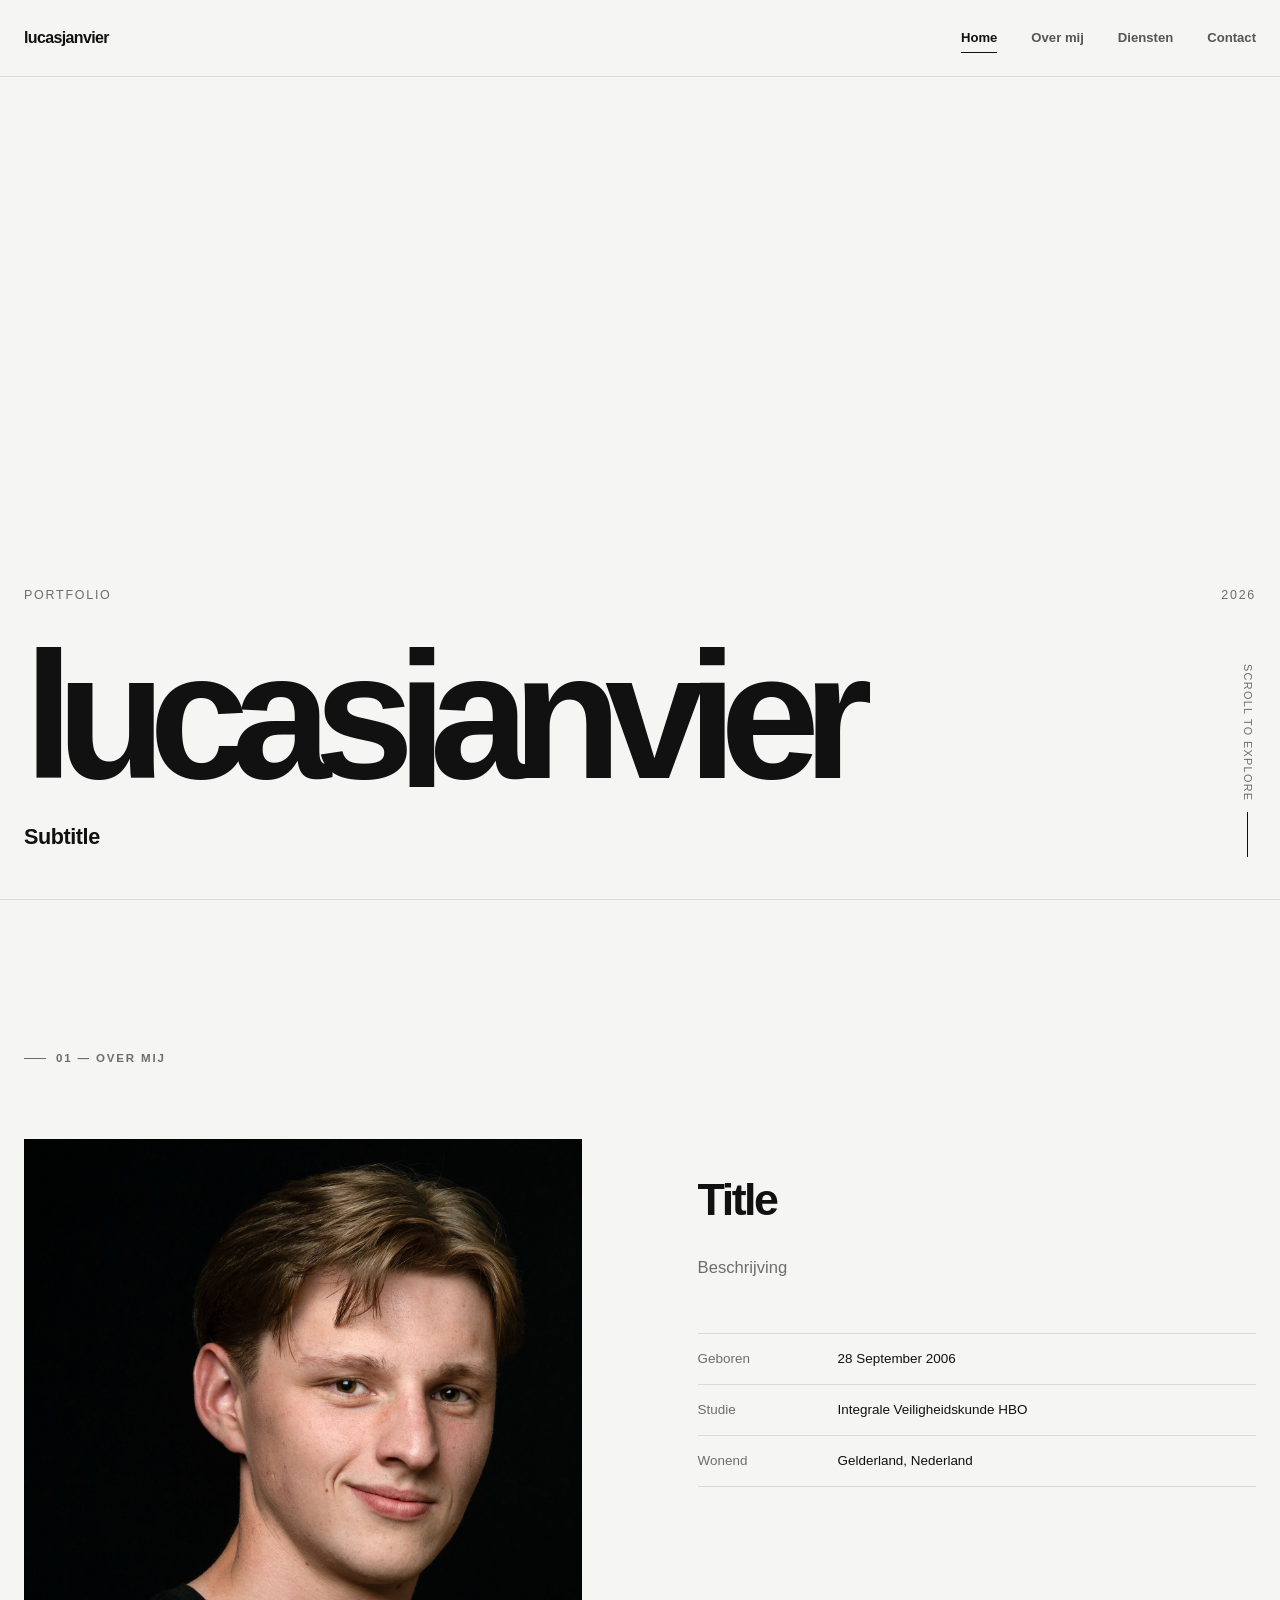
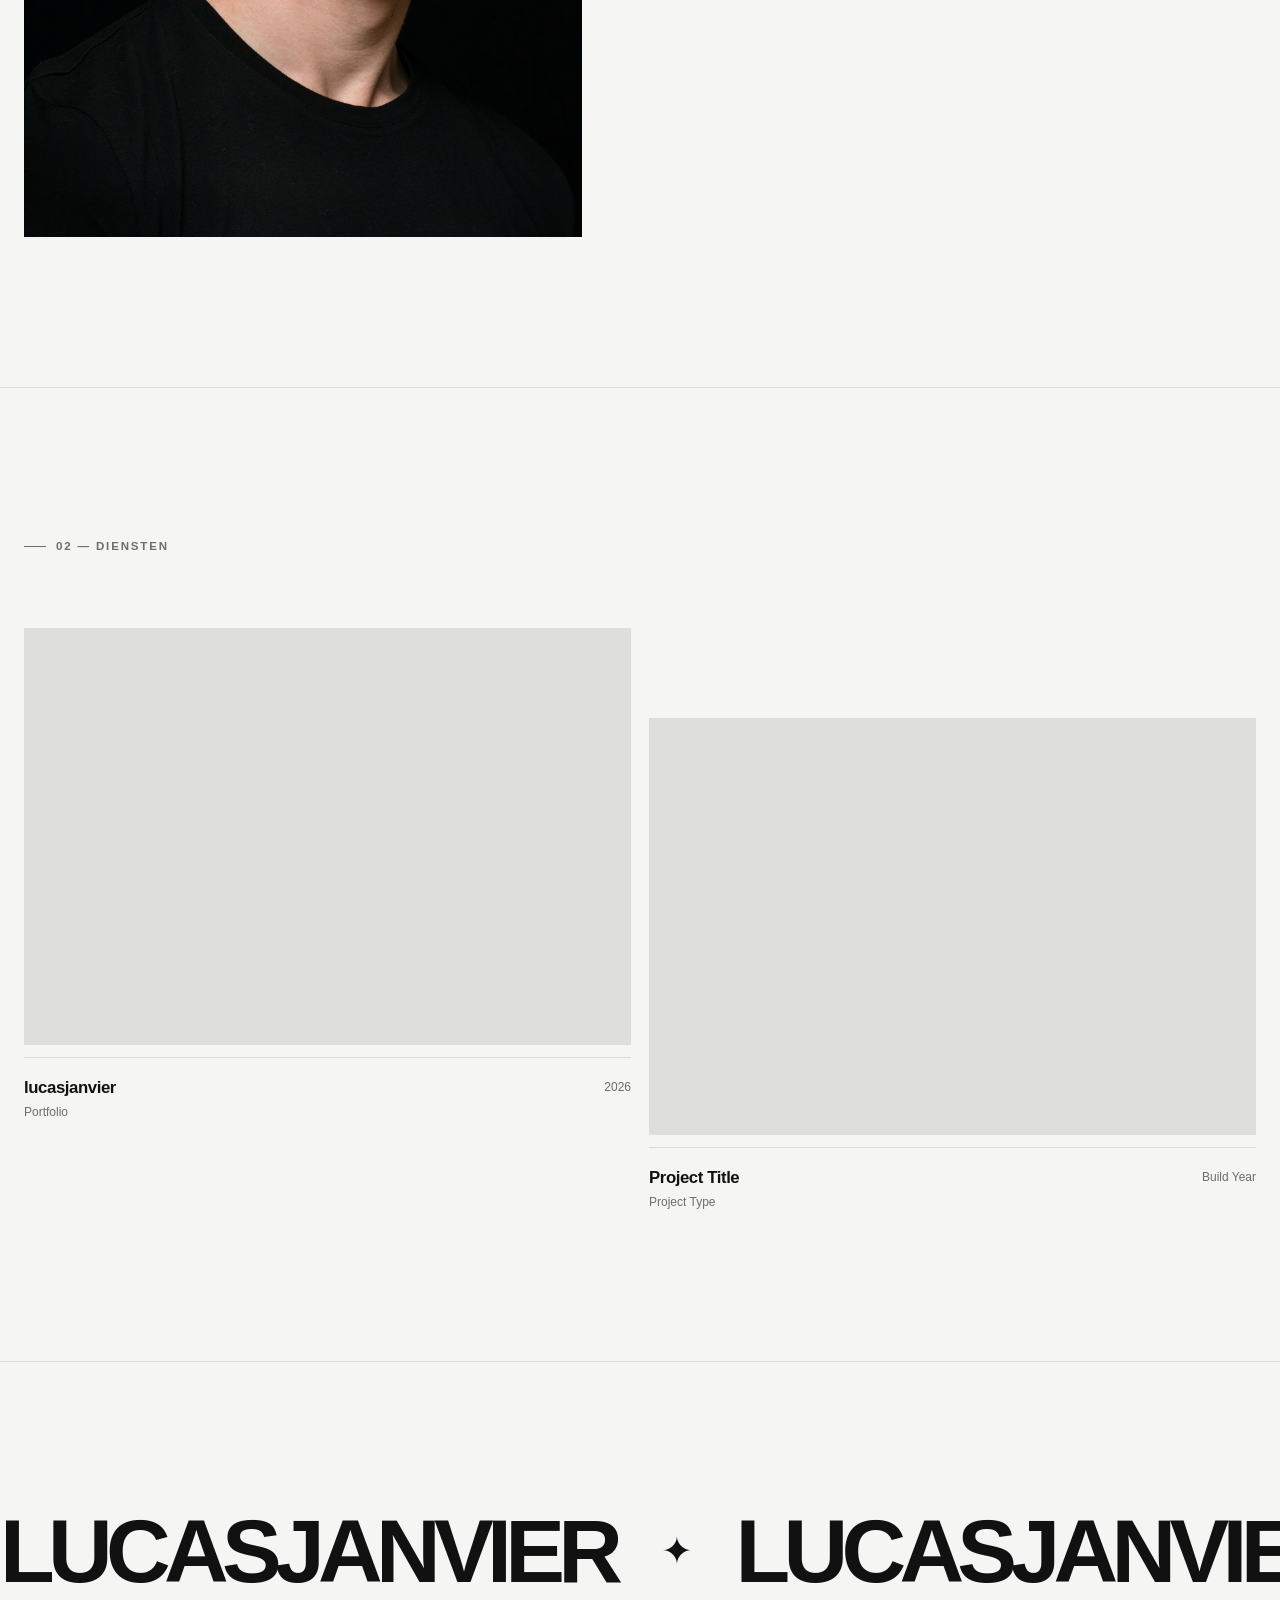
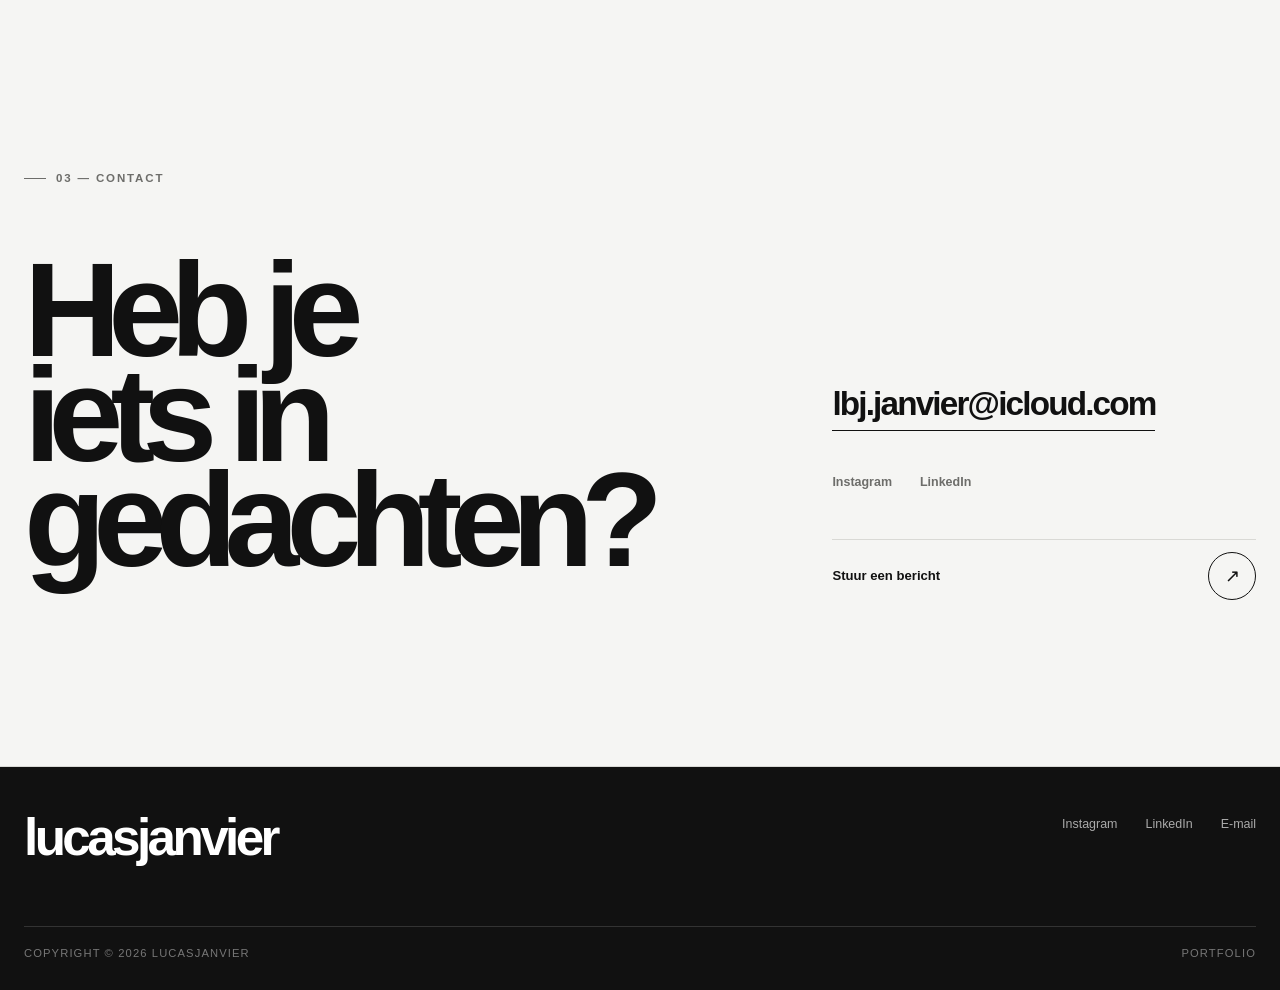
<file: index.html>
<!DOCTYPE html>
<html lang="nl">
<head>
  <meta charset="UTF-8">
  <meta name="viewport" content="width=device-width, initial-scale=1.0">
  <meta name="description" content="lucasjanvier — Creative Portfolio">
  <title>lucasjanvier — Creative Portfolio</title>
  <link rel="stylesheet" href="assets/css/base.css">
</head>
<body>
  <!-- Loading screen -->
  <div class="loader" id="loader" aria-label="Website laden">
    <div class="loader__inner">
      <span class="loader__brand">lucasjanvier</span>
      <div class="loader__bar"></div>
    </div>
  </div>

  <!-- Header -->
  <header class="site-header">
    <nav class="nav container" aria-label="Hoofdnavigatie">
      <a class="brand" href="#home" aria-label="lucasjanvier home">lucasjanvier</a>

      <button class="menu-toggle" id="menuToggle" aria-label="Menu openen" aria-expanded="false">
        <span></span>
      </button>

      <ul class="nav__links" id="navLinks">
        <li><a class="nav-link active" href="#home">Home</a></li>
        <li><a class="nav-link" href="#over-mij">Over mij</a></li>
        <li><a class="nav-link" href="#creaties">Diensten</a></li>
        <li><a class="nav-link" href="#contact">Contact </a></li>
      </ul>
    </nav>
  </header>

  <main>
    <!-- Home -->
    <section class="hero" id="home">
      <div class="hero__inner">
        <div class="hero__meta">
          <span>Portfolio</span>
          <span>2026</span>
        </div>
        <h1 class="hero__title"><span>lucasjanvier</span></h1>
        <p class="hero__subtitle">Subtitle</p>
      </div>
      <div class="scroll-indicator" aria-hidden="true">Scroll to explore</div>
    </section>

    <!-- Over Mij-->
    <section class="section" id="over-mij">
      <div class="container">
        <div class="section__head reveal">
          <div class="eyebrow">01 — Over mij</div>
        </div>

        <div class="about__grid">
          <div class="about__portrait reveal delay-1" aria-label="Abstract portret">
            <img class="about_image" src="assets/images/lucasjanvier.png" alt="lucasjanvier">
          </div>

          <div class="about__copy">
            <div class="reveal delay-2">
              <h3>Title</h3>
              <p>Beschrijving</p>
    
            </div>
            <div class="about__facts reveal delay-3">
              <div class="fact"><span>Geboren</span><span>28 September 2006</span></div>
              <div class="fact"><span>Studie</span><span>Integrale Veiligheidskunde HBO</span></div>
              <div class="fact"><span>Wonend</span><span>Gelderland, Nederland</span></div>
            </div>
          </div>
        </div>
      </div>
    </section>

    <!-- Diensten -->
    <section class="section" id="creaties">
      <div class="container">
        <div class="section__head reveal">
          <div class="eyebrow">02 — Diensten</div>
        </div>
        <div class="work__grid">
          <article class="project reveal">
            <a href="#contact" aria-label="Bekijk project North Studio">
              <div class="project__visual">
                <img>
                <div class="project__overlay"><span class="project__arrow">↗</span></div>
              </div>
              <div class="project__info">
                <div><div class="project__name">lucasjanvier</div><div class="project__category">Portfolio</div></div>
                <div class="project__year">2026</div>
              </div>
            </a>
          </article>

          <article class="project reveal delay-1">
            <a href="#contact" aria-label="Bekijk project Form">
              <div class="project__visual">
                <img>
                <div class="project__overlay"><span class="project__arrow">↗</span></div>
              </div>
              <div class="project__info">
                <div><div class="project__name">Project Title</div><div class="project__category">Project Type</div></div>
                <div class="project__year">Build Year</div>
              </div>
            </a>
          </article>
          <!-- <article class="project reveal delay-2">
            <a href="#contact" aria-label="Bekijk project Mono">
              <div class="project__visual">
                <img>
                <div class="project__overlay"><span class="project__arrow">↗</span></div>
              </div>
              <div class="project__info">
                <div><div class="project__name">Mono</div><div class="project__category">Campaign / Graphic design</div></div>
                <div class="project__year">2025</div>
              </div>
            </a>
          </article>

          <article class="project reveal delay-1">
            <a href="#contact" aria-label="Bekijk project Still">
              <div class="project__visual">
                <img>
                <div class="project__overlay"><span class="project__arrow">↗</span></div>
              </div>
              <div class="project__info">
                <div><div class="project__name">Still</div><div class="project__category">Visual system / Editorial</div></div>
                <div class="project__year">2024</div>
              </div>
            </a>
          </article> -->
        </div>
      </div>
    </section>

    <section>
        <!-- CAROUSEL -->
        <div>
        <div class="contact__marquee">

            <div class="contact__marquee-track">
                <span>LUCASJANVIER</span>
                <span>✦</span>
                <span>LUCASJANVIER</span>
                <span>✦</span>
                <span>LUCASJANVIER</span>
                <span>✦</span>
                <span>LUCASJANVIER</span>
                <span>✦</span>

                <span>LUCASJANVIER</span>
                <span>✦</span>
                <span>LUCASJANVIER</span>
                <span>✦</span>
                <span>LUCASJANVIER</span>
                <span>✦</span>
                <span>LUCASJANVIER</span>
                <span>✦</span>
            </div>
        </div>
        </div>
    </div>
    </section>

    <!-- Contact -->
    <section class="section contact" id="contact">
    <div class="container">

        <div class="contact__grid">

        <!-- Left -->
        <div class="contact__main reveal">
            <div class="eyebrow">03 — Contact</div>

            <h2 class="contact__title">
            Heb je<br>
            iets in<br>
            gedachten?
            </h2>
        </div>

        <!-- Right -->
        <div class="contact__side reveal delay-1">

            <a
            class="contact__email"
            href="mailto:lbj.janvier@icloud.com"
            >
            lbj.janvier@icloud.com
            </a>

            <div class="contact__socials">
            <a
                href="https://instagram.com/"
                target="_blank"
                rel="noopener"
            >
                Instagram
            </a>

            <a
                href="https://linkedin.com/"
                target="_blank"
                rel="noopener"
            >
                LinkedIn
            </a>
            </div>

            <div class="contact__line"></div>

            <a
            class="contact__arrow"
            href="mailto:hello@lucasjanvier.nl"
            aria-label="Stuur een e-mail"
            >
            <span>Stuur een bericht</span>
            <strong>↗</strong>
            </a>

        </div>
        </div>
    </section>
  </main>

  <!-- Footer -->
  <footer>
    <div class="container">
      <div class="footer__top">
        <div class="footer__brand">lucasjanvier</div>
        <div class="footer__links">
          <a href="https://instagram.com/" target="_blank" rel="noopener">Instagram</a>
          <a href="https://linkedin.com/" target="_blank" rel="noopener">LinkedIn</a>
          <a href="mailto:hello@lucasjanvier.nl">E-mail</a>
        </div>
      </div>
      <div class="footer__bottom">
        <span>Copyright © 2026 lucasjanvier</span>

        <span>Portfolio</span>
      </div>
    </div>
  </footer>
  <script src="./assets/js/base.js"></script>
</body>
</html>
</file>
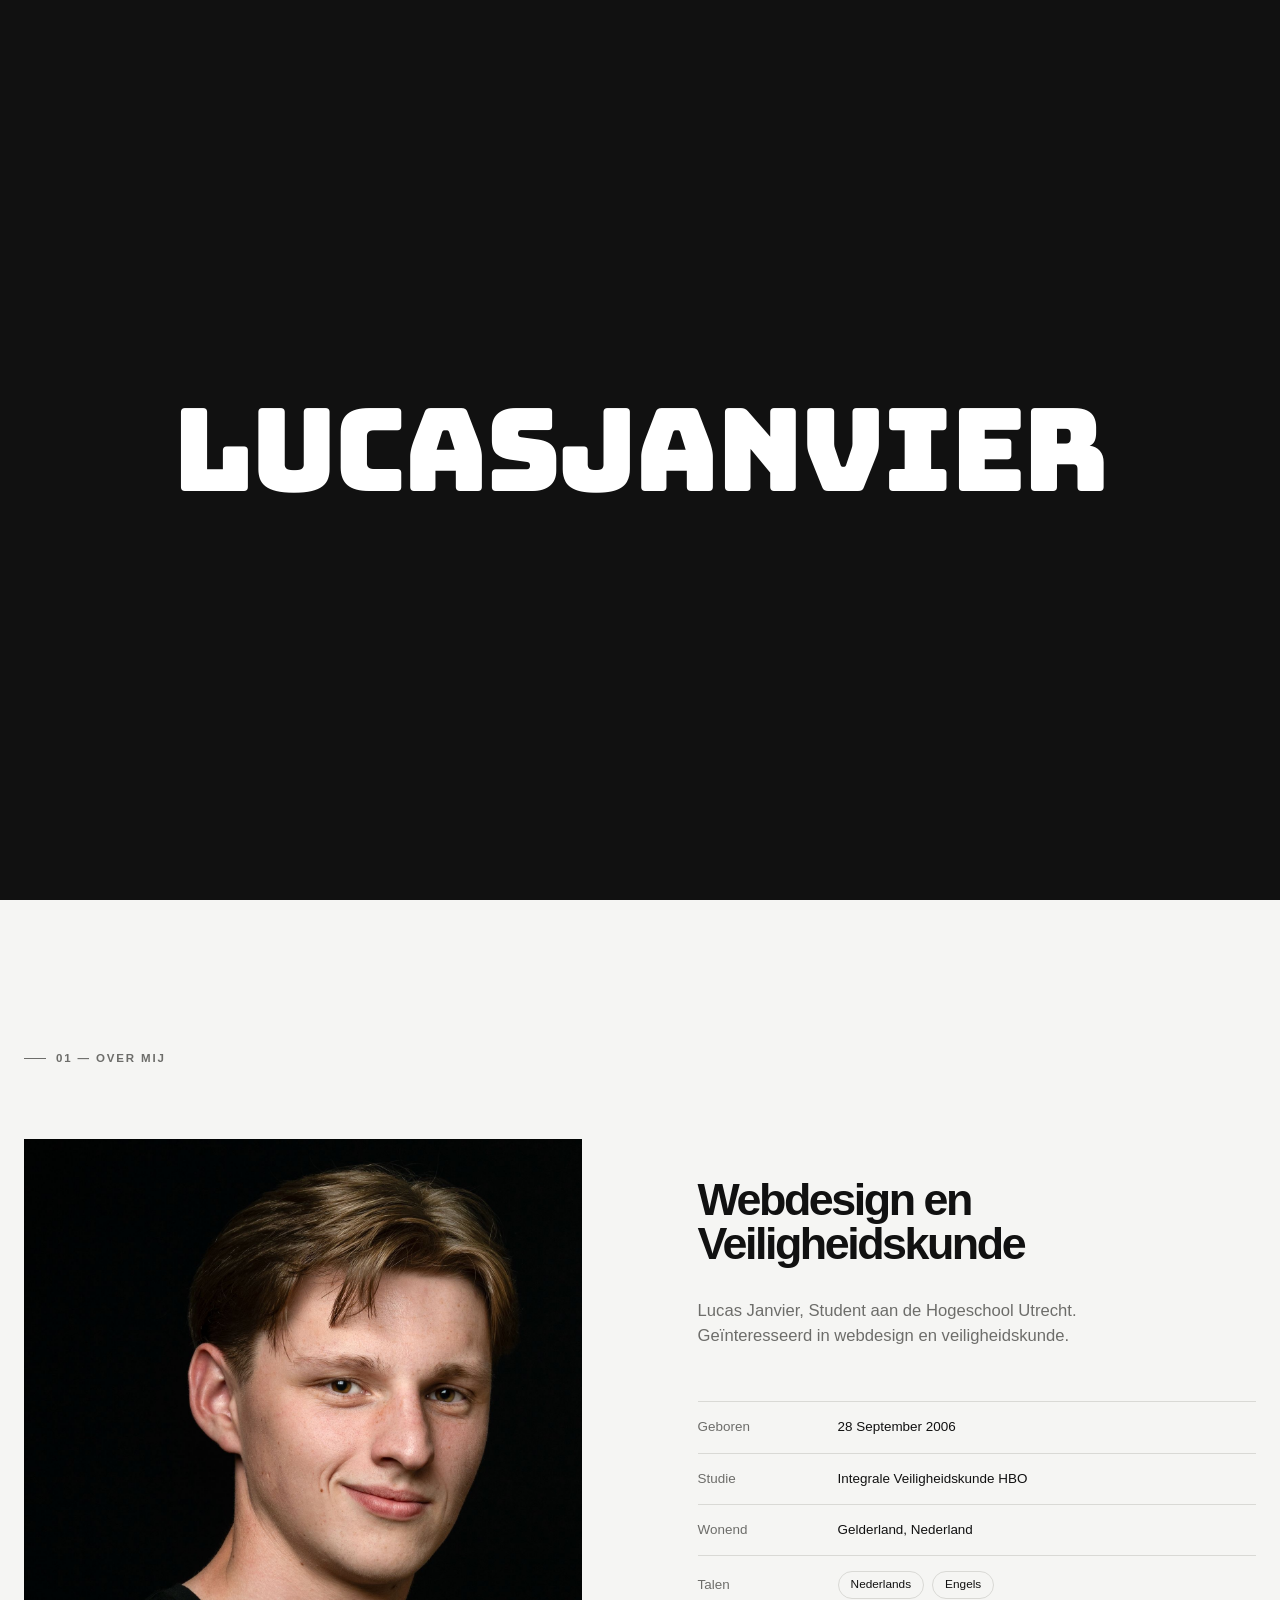
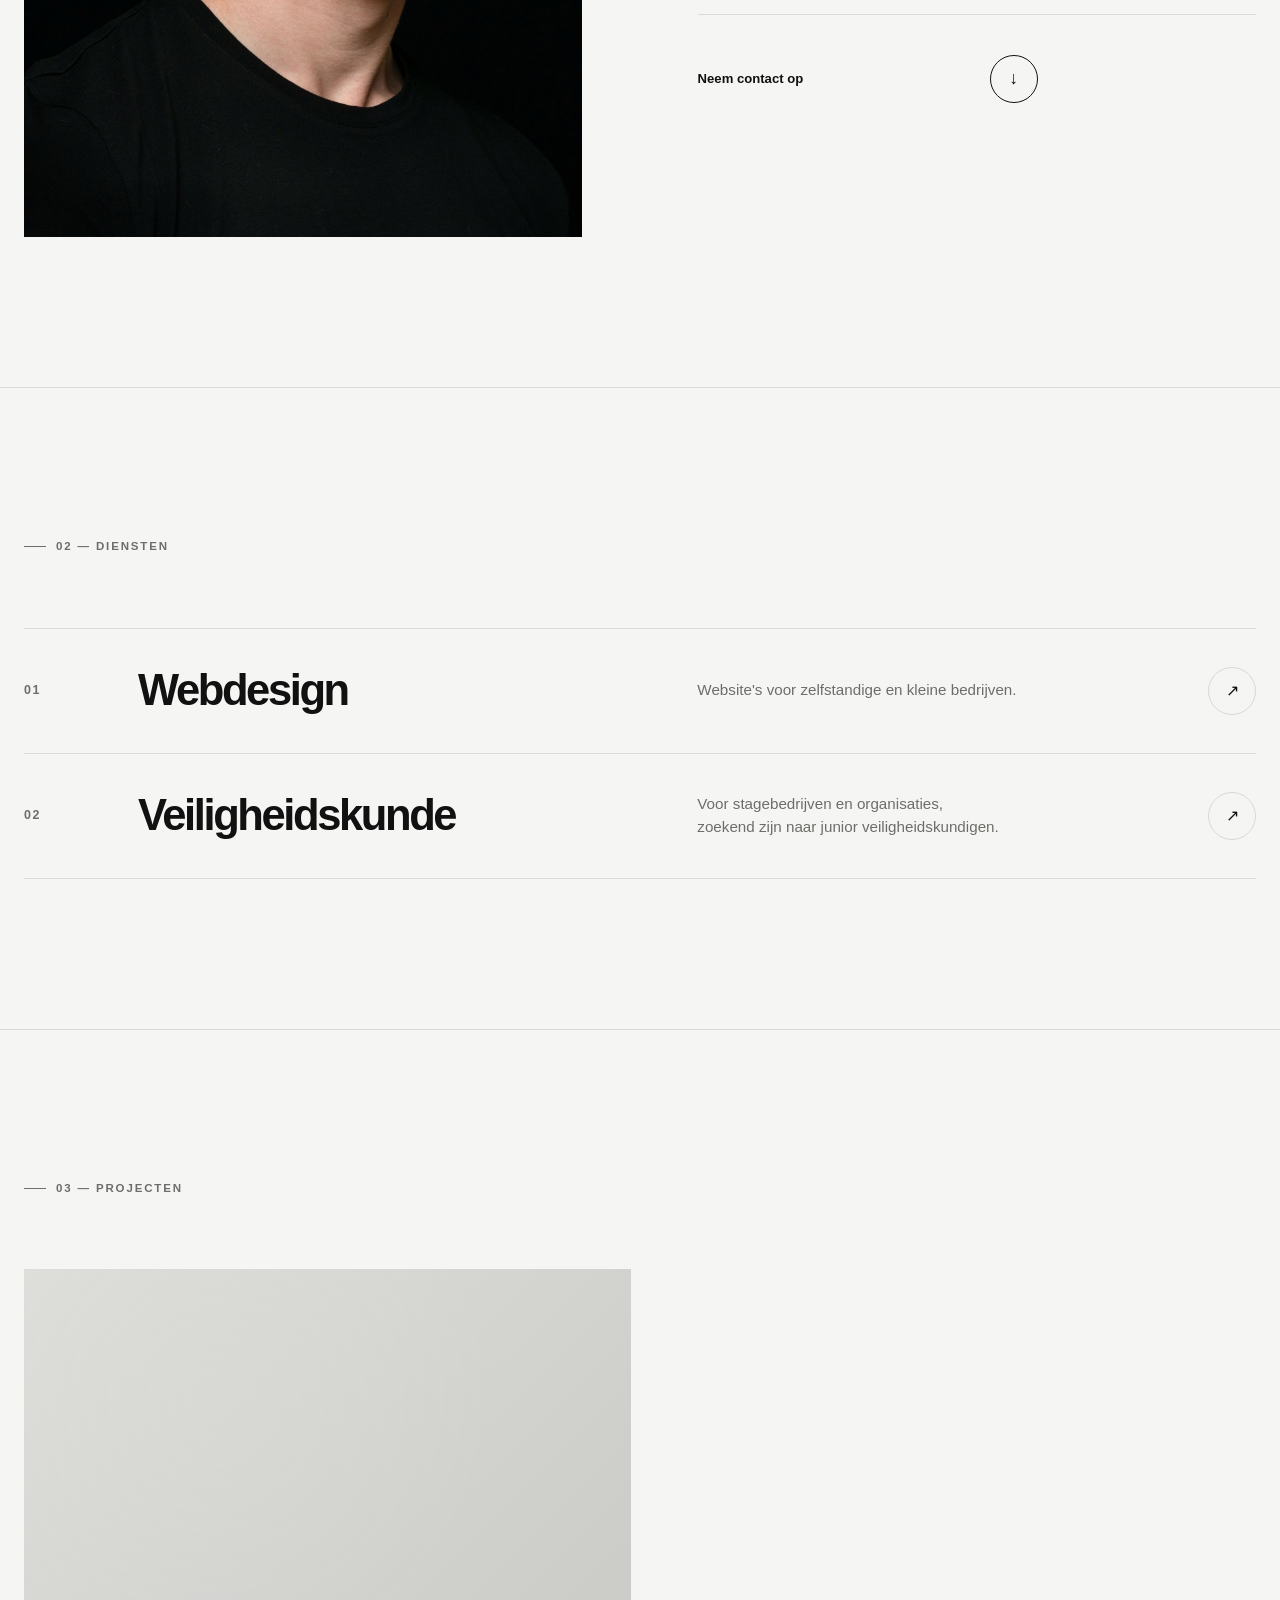
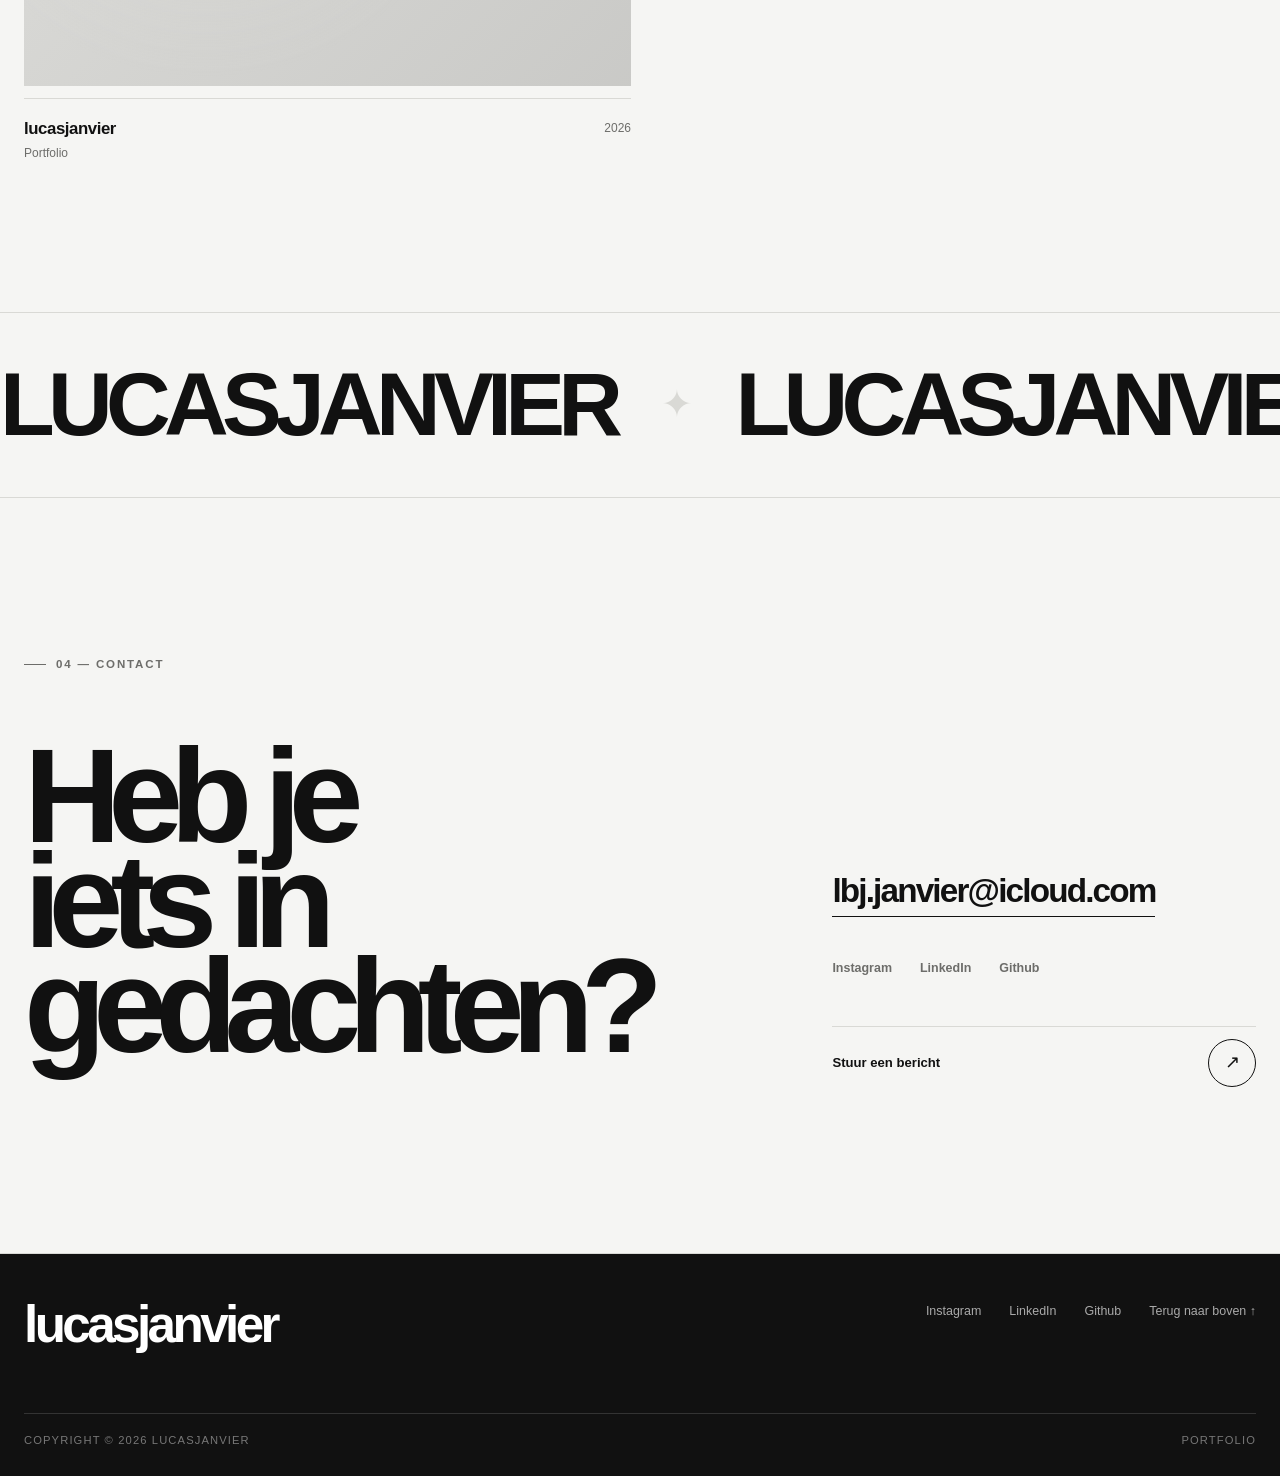
<file: public/index.html>
<!DOCTYPE html>
<html lang="nl">
<head>
  <meta charset="UTF-8">
  <meta name="viewport" content="width=device-width, initial-scale=1.0">
  <title>lucasjanvier — Portfolio</title>
  <meta name="description" content="Portfolio van Lucas Janvier — student Integrale Veiligheidskunde en 3D-modelleur.">
  <meta name="theme-color" content="#f5f5f3">

  <!-- Open Graph (vul og:image en og:url aan zodra de site online staat) -->
  <meta property="og:type" content="website">
  <meta property="og:title" content="lucasjanvier — Portfolio">
  <meta property="og:description" content="Student Integrale Veiligheidskunde en 3D-modelleur.">
  <meta property="og:image" content="assets/images/lucasjanvier.png">

  <link rel="icon" href="data:image/svg+xml,%3Csvg xmlns='http://www.w3.org/2000/svg' viewBox='0 0 100 100'%3E%3Crect width='100' height='100' fill='%23111'/%3E%3Ctext x='50' y='68' font-size='60' font-family='Arial' font-weight='700' text-anchor='middle' fill='%23fff'%3El%3C/text%3E%3C/svg%3E">
  <!-- Lettertypes voor de loader (alleen de letters van "lucasjanvier" worden geladen) -->
  <link rel="preconnect" href="https://fonts.googleapis.com">
  <link rel="preconnect" href="https://fonts.gstatic.com" crossorigin>
  <link rel="stylesheet" href="https://fonts.googleapis.com/css2?family=Playfair+Display&family=Bebas+Neue&family=Pacifico&family=Space+Mono&family=Abril+Fatface&family=Lobster&family=Orbitron&family=Permanent+Marker&family=Cinzel&family=Righteous&family=Dancing+Script&family=Press+Start+2P&family=Anton&family=Caveat&family=Monoton&family=Special+Elite&family=Bungee&family=Syncopate&family=DM+Serif+Display&family=Archivo+Black&text=lucasjanvier&display=block">

  <link rel="stylesheet" href="assets/css/base.css">
</head>
<body class="is-loading">
  <!-- Voortgangsbalk + custom cursor -->
  <div class="progress" id="progress" aria-hidden="true"></div>
  <div class="cursor" id="cursor" aria-hidden="true"></div>

  <!-- Loading screen -->
  <div class="loader" id="loader" role="status" aria-label="Website laden">
    <div class="loader__inner">
      <div class="loader__stage" id="loaderStage">
        <div class="loader__slide">
          <span class="loader__brand" id="loaderBrand" aria-hidden="true">lucasjanvier</span>
        </div>
      </div>
    </div>
  </div>

  <!-- Header -->
  <header class="site-header">
    <nav class="nav container" aria-label="Hoofdnavigatie">
      <a class="brand" href="#home" aria-label="lucasjanvier home">lucasjanvier</a>

      <ul class="nav__links" id="navLinks">
        <li><a class="nav-link active" href="#home">Home</a></li>
        <li><a class="nav-link" href="#over-mij">Over mij</a></li>
        <li><a class="nav-link" href="#diensten">Diensten</a></li>
        <li><a class="nav-link" href="#projecten">Projecten</a></li>
        <li><a class="nav-link" href="#contact">Contact</a></li>
      </ul>

      <div class="nav__actions">
        <button class="theme-toggle" id="themeToggle" aria-label="Wissel tussen licht en donker thema" title="Thema wisselen">
          <span class="theme-toggle__dot"></span>
        </button>
        <button class="menu-toggle" id="menuToggle" aria-label="Menu openen" aria-expanded="false" aria-controls="navLinks">
          <span></span>
        </button>
      </div>
    </nav>
  </header>

  <main id="main">
    <!-- Home -->
    <section class="hero" id="home">
      <div class="hero__inner">
        <div class="hero__meta">
          <span class="hero__status">Portfolio — 2026</span>
        </div>
        <h1 class="hero__title"><span>lucasjanvier</span></h1>
        <!-- <p class="hero__subtitle">Beschrijving</p> -->
      </div>
      <div class="scroll-indicator" aria-hidden="true">Scroll</div>
    </section>

    <!-- Over mij -->
    <section class="section" id="over-mij">
      <div class="container">
        <div class="section__head reveal">
          <div class="eyebrow">01 — Over mij</div>
        </div>

        <div class="about__grid">
          <div class="about__portrait reveal delay-1">
            <img class="about__image" src="assets/images/lucasjanvier.png" alt="Portret van Lucas Janvier" width="800" height="1000" loading="lazy">
          </div>

          <div class="about__copy">
            <div class="reveal delay-2">
              <h3>Webdesign en Veiligheidskunde</h3>
              <p>Lucas Janvier, Student aan de Hogeschool Utrecht.
              <br>Geïnteresseerd in webdesign en veiligheidskunde.</p>
            </div>

            <div class="about__facts reveal delay-3">
              <div class="fact"><span>Geboren</span><span>28 September 2006</span></div>
              <div class="fact"><span>Studie</span><span>Integrale Veiligheidskunde HBO</span></div>
              <div class="fact"><span>Wonend</span><span>Gelderland, Nederland</span></div>
              <div class="fact">
                <span>Talen</span>
                <span class="tags">
                  <span class="tag">Nederlands</span>
                  <span class="tag">Engels</span>
                </span>
              </div>
            </div>

            <a class="cta-link reveal delay-3" href="#contact" download>
              <span>Neem contact op</span>
              <strong aria-hidden="true">↓</strong>
            </a>
          </div>
        </div>
      </div>
    </section>

    <!-- Diensten -->
    <section class="section" id="diensten">
      <div class="container">
        <div class="section__head reveal">
          <div class="eyebrow">02 — Diensten</div>
        </div>

        <ol class="services">
          <li class="service reveal delay-1">
            <span class="service__num">01</span>
            <h3 class="service__title">Webdesign</h3>
            <p class="service__text">Website's voor zelfstandige en kleine bedrijven.</p>
            <span class="service__arrow" aria-hidden="true">↗</span>
          </li>
          <li class="service reveal delay-2">
            <span class="service__num">02</span>
            <h3 class="service__title">Veiligheidskunde</h3>
            <p class="service__text">Voor stagebedrijven en organisaties, <br> zoekend zijn naar junior veiligheidskundigen.</p>
            <span class="service__arrow" aria-hidden="true">↗</span>
          </li>
        </ol>
      </div>
    </section>

    <!-- Projecten -->
    <section class="section" id="projecten">
      <div class="container">
        <div class="section__head reveal">
          <div class="eyebrow">03 — Projecten</div>
        </div>

        <div class="work__grid">
          <article class="project reveal">
            <a href="#contact" aria-label="Bekijk project lucasjanvier">
              <div class="project__visual">
                <div class="project__placeholder"></div>
                <div class="project__overlay"><span class="project__arrow">↗</span></div>
              </div>
              <div class="project__info">
                <div>
                  <div class="project__name">lucasjanvier</div>
                  <div class="project__category">Portfolio</div>
                </div>
                <div class="project__year">2026</div>
              </div>
            </a>
          </article>
          <!-- <article class="project reveal delay-1">
            <a href="#contact" aria-label="Bekijk project Project Title">
              <div class="project__visual">
                <div class="project__placeholder project__placeholder--alt"></div>
                <div class="project__overlay"><span class="project__arrow">↗</span></div>
              </div>
              <div class="project__info">
                <div>
                  <div class="project__name">Project Title</div>
                  <div class="project__category">Project Type</div>
                </div>
                <div class="project__year">Jaar</div>
              </div>
            </a>
          </article> -->
        </div>
      </div>
    </section>

    <!-- Marquee -->
    <section class="marquee-section" aria-hidden="true">
      <div class="contact__marquee">
        <div class="contact__marquee-track">
          <div class="contact__marquee-group">
            <span>LUCASJANVIER</span><span>✦</span>
            <span>LUCASJANVIER</span><span>✦</span>
            <span>LUCASJANVIER</span><span>✦</span>
            <span>LUCASJANVIER</span><span>✦</span>
          </div>
          <div class="contact__marquee-group">
            <span>LUCASJANVIER</span><span>✦</span>
            <span>LUCASJANVIER</span><span>✦</span>
            <span>LUCASJANVIER</span><span>✦</span>
            <span>LUCASJANVIER</span><span>✦</span>
          </div>
        </div>
      </div>
    </section>

    <!-- Contact -->
    <section class="section contact" id="contact">
      <div class="container">
        <div class="contact__grid">
          <div class="contact__main reveal">
            <div class="eyebrow">04 — Contact</div>
            <h2 class="contact__title">Heb je<br>iets in<br>gedachten?</h2>
          </div>

          <div class="contact__side reveal delay-1">
            <a class="contact__email" href="mailto:lbj.janvier@icloud.com">lbj.janvier@icloud.com</a>

            <div class="contact__socials">
              <a href="https://www.instagram.com/lucasjanvier_/" target="_blank" rel="noopener">Instagram</a>
              <a href="https://www.linkedin.com/in/lucas-janvier-3a6b64247" target="_blank" rel="noopener">LinkedIn</a>
              <a href="https://github.com/LucasJanvier/" target="_blank" rel="noopener">Github</a>
            </div>

            <div class="contact__line"></div>

            <a class="contact__arrow" href="mailto:lbj.janvier@icloud.com" aria-label="Stuur een e-mail">
              <span>Stuur een bericht</span>
              <strong>↗</strong>
            </a>
          </div>
        </div>
      </div>
    </section>
  </main>

  <!-- Footer -->
  <footer>
    <div class="container">
      <div class="footer__top">
        <div class="footer__brand">lucasjanvier</div>
        <div class="footer__links">
          <a href="https://www.instagram.com/lucasjanvier_/" target="_blank" rel="noopener">Instagram</a>
          <a href="https://www.linkedin.com/in/lucas-janvier-3a6b64247" target="_blank" rel="noopener">LinkedIn</a>
          <a href="https://github.com/LucasJanvier/" target="_blank" rel="noopener">Github</a>
          <a href="#home" class="to-top">Terug naar boven ↑</a>
        </div>
      </div>
      <div class="footer__bottom">
        <span>Copyright © <span id="year">2026</span> lucasjanvier</span>
        <span>Portfolio</span>
      </div>
    </div>
  </footer>

  <script src="./assets/js/base.js"></script>
</body>
</html>
</file>
<file: assets/css/base.css>
:root {
      --bg: #f5f5f3;
      --surface: #ffffff;
      --text: #111111;
      --muted: #6d6d6a;
      --line: #d9d9d5;
      --dark: #111111;
      --radius: 2px;
      --max: 1320px;
      --ease: cubic-bezier(.2,.8,.2,1);
    }

    * { box-sizing: border-box; margin: 0; padding: 0; }

    html {
      scroll-behavior: smooth;
      background: var(--bg);
    }

    body {
      font-family: Arial, Helvetica, sans-serif;
      color: var(--text);
      background: var(--bg);
      line-height: 1.5;
      overflow-x: hidden;
      -webkit-font-smoothing: antialiased;
    }

    a { color: inherit; text-decoration: none; }
    button { font: inherit; }
    img { display: block; width: 100%; }

    ::selection {
      background: var(--text);
      color: var(--bg);
    }

    /* Loading */
    .loader {
      position: fixed;
      inset: 0;
      z-index: 9999;
      display: grid;
      place-items: center;
      background: #111;
      color: #fff;
      transition: clip-path 1s var(--ease), opacity .35s ease;
    }

    .loader.is-hidden {
      opacity: 0;
      pointer-events: none;
      clip-path: inset(0 0 100% 0);
    }

    .loader__inner {
      width: min(90vw, 1320px);
      overflow: hidden;
    }

    .loader__brand {
      display: block;
      font-size: clamp(2.5rem, 8vw, 8rem);
      line-height: .9;
      font-weight: 700;
      letter-spacing: -.075em;
      transform: translateY(105%);
      animation: loaderText 1s .15s var(--ease) forwards;
    }

    .loader__bar {
      width: 100%;
      height: 1px;
      margin-top: 28px;
      background: #444;
      overflow: hidden;
    }

    .loader__bar::after {
      content: "";
      display: block;
      width: 100%;
      height: 100%;
      background: #fff;
      transform: translateX(-100%);
      animation: loadBar 1.35s var(--ease) forwards;
    }

    @keyframes loaderText { to { transform: translateY(0); } }
    @keyframes loadBar { to { transform: translateX(0); } }

    /* Global */
    .container {
      width: min(calc(100% - 48px), var(--max));
      margin-inline: auto;
    }

    .eyebrow {
      display: inline-flex;
      align-items: center;
      gap: 10px;
      color: var(--muted);
      font-size: .72rem;
      font-weight: 700;
      text-transform: uppercase;
      letter-spacing: .16em;
    }

    .eyebrow::before {
      content: "";
      width: 22px;
      height: 1px;
      background: currentColor;
    }

    .section {
      padding: 150px 0;
      border-bottom: 1px solid var(--line);
      scroll-margin-top: 86px;
    }

    .section__head {
      display: grid;
      grid-template-columns: 1fr 2fr;
      gap: 40px;
      margin-bottom: 72px;
    }

    .section__title {
      font-size: clamp(3rem, 6vw, 6.8rem);
      line-height: .9;
      letter-spacing: -.07em;
      font-weight: 700;
      max-width: 850px;
    }

    .section__intro {
      max-width: 520px;
      padding-top: 8px;
      color: var(--muted);
      font-size: 1.05rem;
    }

    /* Header */
    .site-header {
      position: fixed;
      top: 0;
      left: 0;
      right: 0;
      z-index: 1000;
      border-bottom: 1px solid rgba(17,17,17,.12);
      background: rgba(245,245,243,.88);
      backdrop-filter: blur(16px);
      -webkit-backdrop-filter: blur(16px);
    }

    .nav {
      height: 76px;
      display: flex;
      align-items: center;
      justify-content: space-between;
    }

    .brand {
      font-size: 1rem;
      font-weight: 700;
      letter-spacing: -.04em;
    }

    .nav__links {
      display: flex;
      align-items: center;
      gap: 34px;
      list-style: none;
    }

    .nav__links a {
      position: relative;
      display: inline-block;
      padding: 7px 0;
      color: #555;
      font-size: .82rem;
      font-weight: 700;
      transition: color .3s ease;
    }

    .nav__links a::after {
      content: "";
      position: absolute;
      left: 0;
      right: 100%;
      bottom: 2px;
      height: 1px;
      background: var(--text);
      transition: right .35s var(--ease);
    }

    .nav__links a:hover,
    .nav__links a.active {
      color: var(--text);
    }

    .nav__links a:hover::after,
    .nav__links a.active::after {
      right: 0;
    }

    .menu-toggle {
      display: none;
      width: 42px;
      height: 42px;
      border: 1px solid var(--line);
      background: transparent;
      cursor: pointer;
      position: relative;
    }

    .menu-toggle span,
    .menu-toggle::before,
    .menu-toggle::after {
      content: "";
      position: absolute;
      width: 17px;
      height: 1px;
      left: 12px;
      background: var(--text);
      transition: transform .3s var(--ease), top .3s var(--ease);
    }

    .menu-toggle span { top: 20px; }
    .menu-toggle::before { top: 15px; }
    .menu-toggle::after { top: 25px; }

    .menu-toggle.open span { opacity: 0; }
    .menu-toggle.open::before { top: 20px; transform: rotate(45deg); }
    .menu-toggle.open::after { top: 20px; transform: rotate(-45deg); }

    /* Hero */
    .hero {
      min-height: 100svh;
      padding-top: 76px;
      display: flex;
      align-items: flex-end;
      border-bottom: 1px solid var(--line);
      position: relative;
      overflow: hidden;
    }

    .hero__inner {
      width: min(calc(100% - 48px), var(--max));
      margin: 0 auto;
      padding: 80px 0 46px;
    }

    .hero__meta {
      display: flex;
      justify-content: space-between;
      align-items: flex-end;
      gap: 30px;
      margin-bottom: 42px;
      color: var(--muted);
      font-size: .78rem;
      text-transform: uppercase;
      letter-spacing: .14em;
    }

    .hero__title {
      font-size: clamp(4.8rem, 14vw, 13.5rem);
      line-height: .78;
      letter-spacing: -.095em;
      font-weight: 700;
      max-width: 1250px;
      overflow: hidden;
    }

    .hero__title span {
      display: block;
      transform: translateY(110%);
      animation: heroUp 1.1s .8s var(--ease) forwards;
    }

    .hero__subtitle {
      margin-top: 34px;
      font-size: clamp(1rem, 1.7vw, 1.35rem);
      font-weight: 700;
      letter-spacing: -.02em;
      opacity: 0;
      transform: translateY(20px);
      animation: reveal .8s 1.25s var(--ease) forwards;
    }

    .scroll-indicator {
      position: absolute;
      right: 24px;
      bottom: 42px;
      display: flex;
      align-items: center;
      gap: 11px;
      color: var(--muted);
      font-size: .68rem;
      text-transform: uppercase;
      letter-spacing: .12em;
      writing-mode: vertical-rl;
    }

    .scroll-indicator::after {
      content: "";
      width: 1px;
      height: 45px;
      background: var(--text);
      animation: scrollLine 1.8s ease-in-out infinite;
    }

    @keyframes heroUp { to { transform: translateY(0); } }
    @keyframes reveal { to { opacity: 1; transform: translateY(0); } }
    @keyframes scrollLine {
      0%,100% { transform: scaleY(.3); transform-origin: top; }
      50% { transform: scaleY(1); transform-origin: top; }
    }

    /* About */
    .about__grid {
      display: grid;
      grid-template-columns: 1fr 1fr;
      gap: 9vw;
      align-items: start;
    }

    .about__portrait {
      aspect-ratio: 4 / 5;
      overflow: hidden;
      background: #ddd;
    }

    .about__portrait svg {
      width: 100%;
      height: 100%;
      transition: transform 1s var(--ease);
    }

    .about__portrait:hover svg { transform: scale(1.035); }

    .about__copy {
      padding-top: 3vw;
    }

    .about__copy h3 {
      font-size: clamp(2rem, 3.5vw, 4rem);
      line-height: .98;
      letter-spacing: -.055em;
      margin-bottom: 34px;
    }

    .about__copy p {
      max-width: 570px;
      color: var(--muted);
      font-size: 1.04rem;
      margin-bottom: 24px;
    }

    .about__facts {
      margin-top: 52px;
      border-top: 1px solid var(--line);
    }

    .fact {
      display: grid;
      grid-template-columns: 140px 1fr;
      padding: 15px 0;
      border-bottom: 1px solid var(--line);
      font-size: .84rem;
    }

    .fact span:first-child { color: var(--muted); }

    /* Portfolio */
    .work__grid {
      display: grid;
      grid-template-columns: repeat(12, 1fr);
      gap: 18px;
    }

    .project {
      grid-column: span 6;
      min-width: 0;
    }

    .project:nth-child(2) { margin-top: 90px; }
    .project:nth-child(3) { grid-column: 2 / span 5; }
    .project:nth-child(4) { grid-column: 8 / span 5; margin-top: 90px; }
    .project:nth-child(5) { grid-column: 4 / span 6; margin-top: 30px; }

    .project__visual {
      position: relative;
      aspect-ratio: 16 / 11;
      overflow: hidden;
      background: #dededb;
    }

    .project__visual svg {
      width: 100%;
      height: 100%;
      transition: transform .8s var(--ease);
    }

    .project:hover .project__visual svg { transform: scale(1.055); }

    .project__overlay {
      position: absolute;
      inset: 0;
      display: flex;
      align-items: flex-end;
      justify-content: flex-end;
      padding: 18px;
      background: linear-gradient(180deg, transparent 50%, rgba(0,0,0,.16));
      opacity: 0;
      transition: opacity .5s ease;
    }

    .project:hover .project__overlay,
    .project:focus-within .project__overlay { opacity: 1; }

    .project__arrow {
      width: 52px;
      height: 52px;
      display: grid;
      place-items: center;
      border-radius: 50%;
      background: #fff;
      transform: translateY(15px);
      transition: transform .45s var(--ease);
    }

    .project:hover .project__arrow,
    .project:focus-within .project__arrow { transform: translateY(0) rotate(-45deg); }

    .project__info {
      display: grid;
      grid-template-columns: 1fr auto;
      gap: 20px;
      padding: 17px 0 0;
      border-top: 1px solid var(--line);
      margin-top: 12px;
    }

    .project__name {
      font-size: 1.05rem;
      font-weight: 700;
      letter-spacing: -.025em;
    }

    .project__category,
    .project__year {
      color: var(--muted);
      font-size: .75rem;
    }

    .project__category { margin-top: 3px; }
    .project__year { padding-top: 3px; }

    /* CTA */

.contact {
  min-height: 82vh;
  display: flex;
  align-items: center;
  position: relative;
}

.contact__grid {
  display: grid;
  grid-template-columns: minmax(0, 1.25fr) minmax(320px, .75fr);
  gap: 8vw;
  align-items: end;
}

.contact__main {
  min-width: 0;
}

.contact__title {
  margin: 70px 0 45px;
  max-width: 900px;

  font-size: clamp(5rem, 10.5vw, 11rem);
  line-height: .78;
  letter-spacing: -.095em;
  font-weight: 700;
}

.contact__small {
  max-width: 420px;
  color: var(--muted);
  font-size: .9rem;
  line-height: 1.5;
}

/* Right side */

.contact__side {
  padding-bottom: 4px;
}

.contact__email {
  display: inline-block;

  font-size: clamp(1.5rem, 2.6vw, 2.5rem);
  line-height: 1;
  letter-spacing: -.055em;
  font-weight: 700;

  border-bottom: 1px solid var(--text);
  padding-bottom: 9px;

  transition:
    opacity .3s ease,
    transform .35s var(--ease);
}

.contact__email:hover {
  opacity: .55;
  transform: translateX(5px);
}

.contact__socials {
  display: flex;
  gap: 28px;
  margin-top: 42px;
}

.contact__socials a {
  position: relative;

  color: var(--muted);
  font-size: .78rem;
  font-weight: 700;
}

.contact__socials a::after {
  content: "";

  position: absolute;
  left: 0;
  right: 100%;
  bottom: -5px;

  height: 1px;
  background: var(--text);

  transition: right .35s var(--ease);
}

.contact__socials a:hover {
  color: var(--text);
}

.contact__socials a:hover::after {
  right: 0;
}

.contact__line {
  width: 100%;
  height: 1px;
  background: var(--line);
  margin: 48px 0 0;
}

.contact__arrow {
  display: flex;
  align-items: center;
  justify-content: space-between;

  min-height: 72px;
  color: var(--text);

  font-size: .82rem;
  font-weight: 700;
}

.contact__arrow strong {
  display: grid;
  place-items: center;

  width: 48px;
  height: 48px;

  border: 1px solid var(--text);
  border-radius: 50%;

  font-size: 1.1rem;
  font-weight: 400;

  transition:
    transform .4s var(--ease),
    background .3s ease,
    color .3s ease;
}

.contact__arrow:hover strong {
  transform: rotate(-45deg);
  background: var(--text);
  color: var(--bg);
}

    /* Footer */
    footer {
      background: var(--dark);
      color: #fff;
      padding: 48px 0 28px;
    }

    .footer__top {
      display: flex;
      justify-content: space-between;
      align-items: flex-start;
      gap: 40px;
      padding-bottom: 65px;
    }

    .footer__brand {
      font-size: clamp(2rem, 4vw, 4.2rem);
      font-weight: 700;
      letter-spacing: -.07em;
      line-height: .9;
    }

    .footer__links {
      display: flex;
      gap: 28px;
      flex-wrap: wrap;
      justify-content: flex-end;
    }

    .footer__links a {
      color: #aaa;
      font-size: .78rem;
      transition: color .25s ease;
    }

    .footer__links a:hover { color: #fff; }

    .footer__bottom {
      display: flex;
      justify-content: space-between;
      padding-top: 18px;
      border-top: 1px solid #333;
      color: #777;
      font-size: .7rem;
      text-transform: uppercase;
      letter-spacing: .1em;
    }

    /* Scroll reveal */
    .reveal {
      opacity: 0;
      transform: translateY(35px);
      transition: opacity .9s var(--ease), transform .9s var(--ease);
    }

    .reveal.is-visible {
      opacity: 1;
      transform: translateY(0);
    }

    .reveal.delay-1 { transition-delay: .1s; }
    .reveal.delay-2 { transition-delay: .2s; }
    .reveal.delay-3 { transition-delay: .3s; }

    /* Custom */
    .about_image, img{
    position: relative !important;
    width: 125% !important;
    margin-left: -65px !important;
    }

    /* Marequu */
    .contact__marquee {
        width: 100vw;
        margin-left: calc(50% - 50vw);
        margin-top: 130px;
        overflow: hidden;
        white-space: nowrap;
        padding: 24px 0;
    }

    .contact__marquee-track {
        display: flex;
        align-items: center;
        width: max-content;

        animation: contactMarquee 22s linear infinite;
        will-change: transform;
    }

    .contact__marquee span {
        display: inline-block;

        margin-right: 45px;

        font-size: clamp(3rem, 7vw, 7rem);
        line-height: .8;

        font-weight: 700;
        letter-spacing: -.075em;

        color: var(--text);
    }

    .contact__marquee span:nth-child(even) {
        font-size: clamp(1.5rem, 3vw, 3rem);
        font-weight: 400;
    }


    /* Endless movement */

    @keyframes contactMarquee {

        from {
            transform: translateX(0);
        }

        to {
            transform: translateX(-50%);
        }

    }
    /* Pause when hovering */

    .contact__marquee:hover .contact__marquee-track {
        animation-play-state: paused;
    }

    /* Responsive */
    @media (max-width: 900px) {
      .container,
      .hero__inner { width: min(calc(100% - 32px), var(--max)); }

      .section { padding: 105px 0; }
      .section__head { grid-template-columns: 1fr; gap: 25px; margin-bottom: 52px; }
      .section__intro { max-width: 620px; }

      .nav { height: 68px; }
      .nav__links {
        position: fixed;
        inset: 68px 0 auto 0;
        display: grid;
        gap: 0;
        padding: 15px 16px 25px;
        background: rgba(245,245,243,.98);
        border-bottom: 1px solid var(--line);
        transform: translateY(-130%);
        transition: transform .45s var(--ease);
      }

      .nav__links.open { transform: translateY(0); }
      .nav__links a { display: block; padding: 14px 0; font-size: 1rem; }
      .menu-toggle { display: block; }

      .hero { padding-top: 68px; }
      .hero__inner { padding-bottom: 36px; }
      .hero__meta { margin-bottom: 34px; }
      .scroll-indicator { right: 16px; bottom: 32px; }

      .about__grid { grid-template-columns: 1fr; gap: 45px; }
      .about__portrait { max-width: 620px; }

      .work__grid { grid-template-columns: 1fr 1fr; }
      .project,
      .project:nth-child(3),
      .project:nth-child(4),
      .project:nth-child(5) {
        grid-column: auto;
        margin-top: 0;
      }

      .project:nth-child(even) { margin-top: 55px; }

      .contact__grid {
        grid-template-columns: 1fr;
        gap: 70px;
      }
      .contact__title {
        margin-top: 55px;
      }
    }

    @media (max-width: 600px) {
      .container,
      .hero__inner { width: calc(100% - 28px); }

      .hero__title { font-size: clamp(4rem, 19vw, 7rem); }
      .hero__meta { font-size: .62rem; }
      .hero__meta span:last-child { display: none; }

      .section { padding: 86px 0; }
      .section__title { font-size: clamp(3rem, 15vw, 5rem); }

      .work__grid { display: block; }
      .project { margin-bottom: 48px !important; }
      .project:last-child { margin-bottom: 0 !important; }

      .contact__title { margin: 25px 0 45px; }
      .contact__bottom { display: grid; align-items: start; }
      .button { width: 100%; justify-content: space-between; }

      .footer__top { display: grid; padding-bottom: 48px; }
      .footer__links { justify-content: flex-start; }
      .footer__bottom { gap: 20px; flex-direction: column; }

      .contact {
        min-height: auto;
        }

        .contact__grid {
        gap: 65px;
        }

        .contact__title {
        margin: 40px 0 32px;
        font-size: clamp(4rem, 18vw, 7rem);
        }

        .contact__small {
        max-width: 300px;
        }

        .contact__email {
        font-size: clamp(1.35rem, 7vw, 2rem);
        }

        .contact__socials {
        margin-top: 35px;
        }

        .contact__line {
        margin-top: 40px;
        }
    }

    @media (prefers-reduced-motion: reduce) {
      html { scroll-behavior: auto; }
      *, *::before, *::after {
        animation-duration: .001ms !important;
        animation-iteration-count: 1 !important;
        transition-duration: .001ms !important;
      }
      .loader { display: none; }
      .reveal { opacity: 1; transform: none; }
    }
</file>
<file: public/assets/css/base.css>
:root {
  --bg: #f5f5f3;
  --surface: #ffffff;
  --text: #111111;
  --muted: #6d6d6a;
  --line: #d9d9d5;
  --dark: #111111;
  --placeholder: #dededb;
  --accent: #d9d9d5;;
  --radius: 2px;
  --max: 1320px;
  --ease: cubic-bezier(.2,.8,.2,1);
  color-scheme: light;
}

/* Dark mode: automatisch via systeem, of handmatig via de toggle */
@media (prefers-color-scheme: dark) {
  :root:not([data-theme="light"]) {
    --bg: #0e0e0d;
    --surface: #161615;
    --text: #f2f2ef;
    --muted: #9a9a95;
    --line: #2a2a28;
    --dark: #050505;
    --placeholder: #1c1c1a;
    color-scheme: dark;
  }
}

:root[data-theme="dark"] {
  --bg: #0e0e0d;
  --surface: #161615;
  --text: #f2f2ef;
  --muted: #9a9a95;
  --line: #2a2a28;
  --dark: #050505;
  --placeholder: #1c1c1a;
  color-scheme: dark;
}

* { box-sizing: border-box; margin: 0; padding: 0; }

html {
  scroll-behavior: smooth;
  background: var(--bg);
}

body {
  font-family: Arial, Helvetica, sans-serif;
  color: var(--text);
  background: var(--bg);
  line-height: 1.5;
  overflow-x: hidden;
  -webkit-font-smoothing: antialiased;
  transition: background .4s ease, color .4s ease;
}

a { color: inherit; text-decoration: none; }
button { font: inherit; color: inherit; }
img { display: block; width: 100%; }
ol, ul { list-style: none; }

::selection {
  background: var(--accent);
  color: #fff;
}

/* Toegankelijkheid */
a:focus-visible,
button:focus-visible {
  outline: 2px solid var(--accent);
  outline-offset: 4px;
}

.skip-link {
  position: fixed;
  top: -60px;
  left: 16px;
  z-index: 10000;
  padding: 10px 16px;
  background: var(--text);
  color: var(--bg);
  font-size: .8rem;
  font-weight: 700;
  transition: top .25s ease;
}

.skip-link:focus { top: 16px; }

/* Voortgangsbalk */
.progress {
  position: fixed;
  top: 0;
  left: 0;
  width: 100%;
  height: 2px;
  background: var(--accent);
  transform-origin: left;
  transform: scaleX(0);
  z-index: 1100;
  pointer-events: none;
}

/* Custom cursor (alleen op apparaten met muis) */
.cursor { display: none; }

@media (hover: hover) and (pointer: fine) {
  .cursor {
    display: block;
    position: fixed;
    top: 0;
    left: 0;
    width: 14px;
    height: 14px;
    margin: -7px 0 0 -7px;
    border-radius: 50%;
    background: #fff;
    mix-blend-mode: difference;
    pointer-events: none;
    z-index: 10001;
    opacity: 0;
    transition: width .35s var(--ease), height .35s var(--ease), margin .35s var(--ease), opacity .3s ease;
  }

  .cursor.is-active { opacity: 1; }

  .cursor.is-hover {
    width: 56px;
    height: 56px;
    margin: -28px 0 0 -28px;
  }
}

/* Loading */
.loader {
  position: fixed;
  inset: 0;
  z-index: 9999;
  display: grid;
  place-items: center;
  background: #111;
  color: #fff;
  transition: clip-path 1s var(--ease), opacity .35s ease;
}

.loader.is-hidden {
  opacity: 0;
  pointer-events: none;
  clip-path: inset(0 0 100% 0);
}

.loader__inner { width: min(90vw, 1320px); }

/* Titel precies in het midden; vaste hoogte, zodat niets verspringt als het lettertype wisselt */
.loader__stage {
  height: clamp(5rem, 14vw, 11rem);
  display: flex;
  align-items: center;
  justify-content: center;
  overflow: hidden;
}

.loader__slide {
  transform: translateY(110%);
  animation: loaderText .8s .1s var(--ease) forwards;
}

.loader__brand {
  display: inline-block;
  white-space: nowrap;
  font-family: Arial, Helvetica, sans-serif;
  font-size: clamp(2.5rem, 9vw, 8rem);
  font-weight: 400;
  font-synthesis: none;
  line-height: 1.1;
  letter-spacing: -.02em;
  transform-origin: center center; /* JS schaalt brede lettertypes zodat ze passen */
}

@keyframes loaderText { to { transform: translateY(0); } }

/* Tijdens het laden: niet scrollen en de hero-animatie nog even vasthouden */
body.is-loading { overflow: hidden; }

body.is-loading .hero__title span,
body.is-loading .hero__subtitle { animation-play-state: paused; }

/* Global */
.container {
  width: min(calc(100% - 48px), var(--max));
  margin-inline: auto;
}

.eyebrow {
  display: inline-flex;
  align-items: center;
  gap: 10px;
  color: var(--muted);
  font-size: .72rem;
  font-weight: 700;
  text-transform: uppercase;
  letter-spacing: .16em;
}

.eyebrow::before {
  content: "";
  width: 22px;
  height: 1px;
  background: currentColor;
}

.section {
  padding: 150px 0;
  border-bottom: 1px solid var(--line);
  scroll-margin-top: 86px;
}

.section__head {
  display: grid;
  grid-template-columns: 1fr 2fr;
  gap: 40px;
  margin-bottom: 72px;
}

/* Header */
.site-header {
  position: fixed;
  top: 0;
  left: 0;
  right: 0;
  z-index: 1000;
  border-bottom: 1px solid color-mix(in srgb, var(--text) 12%, transparent);
  background: color-mix(in srgb, var(--bg) 88%, transparent);
  backdrop-filter: blur(16px);
  -webkit-backdrop-filter: blur(16px);
  transition: background .4s ease;
}

.nav {
  height: 76px;
  display: flex;
  align-items: center;
  justify-content: space-between;
  gap: 24px;
}

.brand {
  font-size: 1rem;
  font-weight: 700;
  letter-spacing: -.04em;
}

.nav__links {
  display: flex;
  align-items: center;
  gap: 34px;
  margin-left: auto;
}

.nav__links a {
  position: relative;
  display: inline-block;
  padding: 7px 0;
  color: var(--muted);
  font-size: .82rem;
  font-weight: 700;
  transition: color .3s ease;
}

.nav__links a::after {
  content: "";
  position: absolute;
  left: 0;
  right: 100%;
  bottom: 2px;
  height: 1px;
  background: var(--accent);
  transition: right .35s var(--ease);
}

.nav__links a:hover,
.nav__links a.active { color: var(--text); }

.nav__links a:hover::after,
.nav__links a.active::after { right: 0; }

.nav__actions {
  display: flex;
  align-items: center;
  gap: 12px;
}

/* Thema-knop */
.theme-toggle {
  width: 42px;
  height: 42px;
  display: grid;
  place-items: center;
  border: 1px solid var(--line);
  border-radius: 50%;
  background: transparent;
  cursor: pointer;
  transition: border-color .3s ease, transform .4s var(--ease);
}

.theme-toggle:hover { border-color: var(--text); transform: rotate(180deg); }

.theme-toggle__dot {
  width: 16px;
  height: 16px;
  border-radius: 50%;
  background: linear-gradient(90deg, var(--text) 50%, transparent 50%);
  border: 1px solid var(--text);
}

/* Menu-knop */
.menu-toggle {
  display: none;
  width: 42px;
  height: 42px;
  border: 1px solid var(--line);
  background: transparent;
  cursor: pointer;
  position: relative;
}

.menu-toggle span,
.menu-toggle::before,
.menu-toggle::after {
  content: "";
  position: absolute;
  width: 17px;
  height: 1px;
  left: 12px;
  background: var(--text);
  transition: transform .3s var(--ease), top .3s var(--ease);
}

.menu-toggle span { top: 20px; }
.menu-toggle::before { top: 15px; }
.menu-toggle::after { top: 25px; }

.menu-toggle.open span { opacity: 0; }
.menu-toggle.open::before { top: 20px; transform: rotate(45deg); }
.menu-toggle.open::after { top: 20px; transform: rotate(-45deg); }

/* Hero */
.hero {
  min-height: 100svh;
  padding-top: 76px;
  display: flex;
  align-items: flex-end;
  border-bottom: 1px solid var(--line);
  position: relative;
  overflow: hidden;
}

.hero__inner {
  width: min(calc(100% - 48px), var(--max));
  margin: 0 auto;
  padding: 80px 0 46px;
}

.hero__meta {
  display: flex;
  justify-content: space-between;
  align-items: flex-end;
  gap: 30px;
  margin-bottom: 42px;
  color: var(--muted);
  font-size: .78rem;
  text-transform: uppercase;
  letter-spacing: .14em;
}

.hero__status {
  display: inline-flex;
  align-items: center;
  gap: 10px;
}

.hero__status::before {
  content: "";
  width: 8px;
  height: 8px;
  border-radius: 50%;
  background: var(--accent);
  animation: pulse 2s ease-in-out infinite;
}

@keyframes pulse {
  0%, 100% { opacity: 1; transform: scale(1); }
  50% { opacity: .35; transform: scale(1.5); }
}

.hero__title {
  font-size: clamp(4.8rem, 14vw, 13.5rem);
  line-height: .78;
  letter-spacing: -.095em;
  font-weight: 700;
  max-width: 1250px;
  overflow: hidden;
}

.hero__title span {
  display: block;
  transform: translateY(110%);
  animation: heroUp 1.1s .3s var(--ease) forwards;
}

.hero__subtitle {
  margin-top: 34px;
  font-size: clamp(1rem, 1.7vw, 1.35rem);
  font-weight: 700;
  letter-spacing: -.02em;
  opacity: 0;
  transform: translateY(20px);
  animation: reveal .8s .65s var(--ease) forwards;
}

.scroll-indicator {
  position: absolute;
  right: 24px;
  bottom: 42px;
  display: flex;
  align-items: center;
  gap: 11px;
  color: var(--muted);
  font-size: .68rem;
  text-transform: uppercase;
  letter-spacing: .12em;
  writing-mode: vertical-rl;
}

.scroll-indicator::after {
  content: "";
  width: 1px;
  height: 45px;
  background: var(--text);
  animation: scrollLine 1.8s ease-in-out infinite;
}

@keyframes heroUp { to { transform: translateY(0); } }
@keyframes reveal { to { opacity: 1; transform: translateY(0); } }
@keyframes scrollLine {
  0%, 100% { transform: scaleY(.3); transform-origin: top; }
  50% { transform: scaleY(1); transform-origin: top; }
}

/* Over mij */
.about__grid {
  display: grid;
  grid-template-columns: 1fr 1fr;
  gap: 9vw;
  align-items: start;
}

.about__portrait {
  aspect-ratio: 4 / 5;
  overflow: hidden;
  background: var(--placeholder);
}

.about__image {
  width: 100%;
  height: 100%;
  object-fit: cover;
  transition: transform 1s var(--ease);
}

.about__portrait:hover .about__image { transform: scale(1.04); }

.about__copy { padding-top: 3vw; }

.about__copy h3 {
  font-size: clamp(2rem, 3.5vw, 4rem);
  line-height: .98;
  letter-spacing: -.055em;
  margin-bottom: 34px;
}

.about__copy p {
  max-width: 570px;
  color: var(--muted);
  font-size: 1.04rem;
  margin-bottom: 24px;
}

.about__facts {
  margin-top: 52px;
  border-top: 1px solid var(--line);
}

.fact {
  display: grid;
  grid-template-columns: 140px 1fr;
  align-items: center;
  padding: 15px 0;
  border-bottom: 1px solid var(--line);
  font-size: .84rem;
}

.fact > span:first-child { color: var(--muted); }

.tags {
  display: flex;
  flex-wrap: wrap;
  gap: 8px;
}

.tag {
  padding: 4px 12px;
  border: 1px solid var(--line);
  border-radius: 999px;
  font-size: .74rem;
  transition: border-color .3s ease, background .3s ease, color .3s ease;
}

.tag:hover {
  background: var(--text);
  border-color: var(--text);
  color: var(--bg);
}

/* Link met cirkelpijl (CV, enz.) */
.cta-link {
  display: flex;
  align-items: center;
  justify-content: space-between;
  max-width: 340px;
  min-height: 72px;
  margin-top: 28px;
  font-size: .82rem;
  font-weight: 700;
}

.cta-link strong,
.contact__arrow strong {
  display: grid;
  place-items: center;
  width: 48px;
  height: 48px;
  border: 1px solid var(--text);
  border-radius: 50%;
  font-size: 1.1rem;
  font-weight: 400;
  transition: transform .4s var(--ease), background .3s ease, color .3s ease, border-color .3s ease;
}

.cta-link:hover strong {
  transform: translateY(4px);
  background: var(--accent);
  border-color: var(--accent);
  color: #fff;
}

/* Diensten */
.services { border-top: 1px solid var(--line); }

.service {
  position: relative;
  display: grid;
  grid-template-columns: 90px minmax(0, 1.1fr) minmax(0, 1fr) 48px;
  gap: 24px;
  align-items: center;
  padding: 38px 0;
  border-bottom: 1px solid var(--line);
  transition: padding .5s var(--ease), color .3s ease;
}

.service::before {
  content: "";
  position: absolute;
  inset: 0 auto 0 0;
  width: 0;
  background: var(--accent);
  opacity: .08;
  transition: width .6s var(--ease);
}

.service:hover { padding-left: 18px; }
.service:hover::before { width: 100%; }

.service__num {
  color: var(--muted);
  font-size: .78rem;
  font-weight: 700;
  letter-spacing: .12em;
}

.service__title {
  font-size: clamp(1.6rem, 3.4vw, 3.4rem);
  line-height: 1;
  letter-spacing: -.055em;
}

.service__text {
  max-width: 420px;
  color: var(--muted);
  font-size: .95rem;
}

.service__arrow {
  display: grid;
  place-items: center;
  width: 48px;
  height: 48px;
  border: 1px solid var(--line);
  border-radius: 50%;
  transition: transform .45s var(--ease), background .3s ease, color .3s ease, border-color .3s ease;
}

.service:hover .service__arrow {
  transform: rotate(45deg);
  background: var(--accent);
  border-color: var(--accent);
  color: #fff;
}

/* Projecten */
.work__grid {
  display: grid;
  grid-template-columns: repeat(12, 1fr);
  gap: 18px;
}

.project {
  grid-column: span 6;
  min-width: 0;
}

.project:nth-child(2) { margin-top: 90px; }
.project:nth-child(3) { grid-column: 2 / span 5; }
.project:nth-child(4) { grid-column: 8 / span 5; margin-top: 90px; }
.project:nth-child(5) { grid-column: 4 / span 6; margin-top: 30px; }

.project__visual {
  position: relative;
  aspect-ratio: 16 / 11;
  overflow: hidden;
  background: var(--placeholder);
}

.project__visual img,
.project__placeholder {
  width: 100%;
  height: 100%;
  object-fit: cover;
  transition: transform .8s var(--ease);
}

.project__placeholder {
  background:
    radial-gradient(circle at 30% 30%, color-mix(in srgb, var(--accent) 35%, transparent), transparent 55%),
    linear-gradient(135deg, var(--placeholder), color-mix(in srgb, var(--text) 10%, var(--placeholder)));
}

.project__placeholder--alt {
  background:
    radial-gradient(circle at 70% 60%, color-mix(in srgb, var(--text) 20%, transparent), transparent 55%),
    linear-gradient(315deg, var(--placeholder), color-mix(in srgb, var(--accent) 18%, var(--placeholder)));
}

.project:hover .project__visual img,
.project:hover .project__placeholder { transform: scale(1.055); }

.project__overlay {
  position: absolute;
  inset: 0;
  display: flex;
  align-items: flex-end;
  justify-content: flex-end;
  padding: 18px;
  background: linear-gradient(180deg, transparent 50%, rgba(0,0,0,.2));
  opacity: 0;
  transition: opacity .5s ease;
}

.project:hover .project__overlay,
.project:focus-within .project__overlay { opacity: 1; }

.project__arrow {
  width: 52px;
  height: 52px;
  display: grid;
  place-items: center;
  border-radius: 50%;
  background: #fff;
  color: #111;
  transform: translateY(15px);
  transition: transform .45s var(--ease);
}

.project:hover .project__arrow,
.project:focus-within .project__arrow { transform: translateY(0) rotate(-45deg); }

.project__info {
  display: grid;
  grid-template-columns: 1fr auto;
  gap: 20px;
  padding: 17px 0 0;
  border-top: 1px solid var(--line);
  margin-top: 12px;
}

.project__name {
  font-size: 1.05rem;
  font-weight: 700;
  letter-spacing: -.025em;
}

.project__category,
.project__year {
  color: var(--muted);
  font-size: .75rem;
}

.project__category { margin-top: 3px; }
.project__year { padding-top: 3px; }

/* Marquee */
.marquee-section {
  border-bottom: 1px solid var(--line);
  overflow: hidden;
}

.contact__marquee {
  width: 100%;
  overflow: hidden;
  white-space: nowrap;
  padding: 56px 0;
}

.contact__marquee-track {
  display: flex;
  width: max-content;
  animation: contactMarquee 28s linear infinite;
  will-change: transform;
}

.contact__marquee-group {
  display: flex;
  align-items: center;
  flex-shrink: 0;
  gap: 45px;
  padding-right: 45px;
}

.contact__marquee span {
  display: inline-block;
  font-size: clamp(3rem, 7vw, 7rem);
  line-height: .8;
  font-weight: 700;
  letter-spacing: -.075em;
  color: var(--text);
}

.contact__marquee span:nth-child(even) {
  font-size: clamp(1.5rem, 3vw, 3rem);
  font-weight: 400;
  color: var(--accent);
}

@keyframes contactMarquee {
  from { transform: translateX(0); }
  to { transform: translateX(-50%); }
}

.contact__marquee:hover .contact__marquee-track { animation-play-state: paused; }

/* Contact */
.contact {
  min-height: 82vh;
  display: flex;
  align-items: center;
  position: relative;
}

.contact__grid {
  display: grid;
  grid-template-columns: minmax(0, 1.25fr) minmax(320px, .75fr);
  gap: 8vw;
  align-items: end;
}

.contact__main { min-width: 0; }

.contact__title {
  margin: 70px 0 45px;
  max-width: 900px;
  font-size: clamp(5rem, 10.5vw, 11rem);
  line-height: .78;
  letter-spacing: -.095em;
  font-weight: 700;
}

.contact__side { padding-bottom: 4px; }

.contact__email {
  display: inline-block;
  font-size: clamp(1.5rem, 2.6vw, 2.5rem);
  line-height: 1;
  letter-spacing: -.055em;
  font-weight: 700;
  border-bottom: 1px solid var(--text);
  padding-bottom: 9px;
  overflow-wrap: anywhere;
  transition: color .3s ease, border-color .3s ease, transform .35s var(--ease);
}

.contact__email:hover {
  color: var(--accent);
  border-color: var(--accent);
  transform: translateX(5px);
}

.contact__socials {
  display: flex;
  flex-wrap: wrap;
  gap: 28px;
  margin-top: 42px;
}

.contact__socials a {
  position: relative;
  color: var(--muted);
  font-size: .78rem;
  font-weight: 700;
  transition: color .3s ease;
}

.contact__socials a::after {
  content: "";
  position: absolute;
  left: 0;
  right: 100%;
  bottom: -5px;
  height: 1px;
  background: var(--accent);
  transition: right .35s var(--ease);
}

.contact__socials a:hover { color: var(--text); }
.contact__socials a:hover::after { right: 0; }

.contact__line {
  width: 100%;
  height: 1px;
  background: var(--line);
  margin: 48px 0 0;
}

.contact__arrow {
  display: flex;
  align-items: center;
  justify-content: space-between;
  min-height: 72px;
  color: var(--text);
  font-size: .82rem;
  font-weight: 700;
}

.contact__arrow:hover strong {
  transform: rotate(-45deg);
  background: var(--accent);
  border-color: var(--accent);
  color: #fff;
}

/* Footer */
footer {
  background: var(--dark);
  color: #fff;
  padding: 48px 0 28px;
}

.footer__top {
  display: flex;
  justify-content: space-between;
  align-items: flex-start;
  gap: 40px;
  padding-bottom: 65px;
}

.footer__brand {
  font-size: clamp(2rem, 4vw, 4.2rem);
  font-weight: 700;
  letter-spacing: -.07em;
  line-height: .9;
}

.footer__links {
  display: flex;
  gap: 28px;
  flex-wrap: wrap;
  justify-content: flex-end;
}

.footer__links a {
  color: #aaa;
  font-size: .78rem;
  transition: color .25s ease;
}

.footer__links a:hover { color: #fff; }
.footer__links .to-top:hover { color: var(--accent); }

.footer__bottom {
  display: flex;
  justify-content: space-between;
  padding-top: 18px;
  border-top: 1px solid #333;
  color: #777;
  font-size: .7rem;
  text-transform: uppercase;
  letter-spacing: .1em;
}

/* Scroll reveal */
.reveal {
  opacity: 0;
  transform: translateY(35px);
  transition: opacity .9s var(--ease), transform .9s var(--ease), padding .5s var(--ease), color .3s ease;
}

.reveal.is-visible {
  opacity: 1;
  transform: translateY(0);
}

.reveal.delay-1 { transition-delay: .1s; }
.reveal.delay-2 { transition-delay: .2s; }
.reveal.delay-3 { transition-delay: .3s; }

/* Responsive */
@media (max-width: 500px) {
   .scroll-indicator { top: 100px; }
}

@media (max-width: 900px) {
  .container,
  .hero__inner { width: min(calc(100% - 32px), var(--max)); }

  .section { padding: 105px 0; }
  .section__head { grid-template-columns: 1fr; gap: 25px; margin-bottom: 52px; }

  .nav { height: 68px; }

  .nav__links {
    position: fixed;
    inset: 68px 0 auto 0;
    display: grid;
    gap: 0;
    margin-left: 0;
    padding: 15px 16px 25px;
    background: color-mix(in srgb, var(--bg) 98%, transparent);
    border-bottom: 1px solid var(--line);
    transform: translateY(-130%);
    transition: transform .45s var(--ease);
  }

  .nav__links.open { transform: translateY(0); }
  .nav__links a { display: block; padding: 14px 0; font-size: 1rem; }
  .menu-toggle { display: block; }

  .hero { padding-top: 68px; }
  .hero__inner { padding-bottom: 36px; }
  .hero__meta { margin-bottom: 34px; }
  .scroll-indicator { right: 16px; bottom: 32px; }

  .about__grid { grid-template-columns: 1fr; gap: 45px; }
  .about__portrait { max-width: 620px; }

  .service { grid-template-columns: 56px 1fr 48px; }
  .service__text { grid-column: 2 / 3; grid-row: 2; }
  .service__arrow { grid-row: 1 / span 2; grid-column: 3; }

  .work__grid { grid-template-columns: 1fr 1fr; }
  .project,
  .project:nth-child(3),
  .project:nth-child(4),
  .project:nth-child(5) {
    grid-column: auto;
    margin-top: 0;
  }

  .project:nth-child(even) { margin-top: 55px; }

  .contact__grid { grid-template-columns: 1fr; gap: 70px; }
  .contact__title { margin-top: 55px; }
}

@media (max-width: 600px) {
  .container,
  .hero__inner { width: calc(100% - 28px); }

  .hero__title { font-size: clamp(4rem, 19vw, 7rem); }
  .hero__meta { font-size: .62rem; }
  .hero__meta span:last-child { display: none; }

  .section { padding: 86px 0; }

  .fact { grid-template-columns: 100px 1fr; }

  .work__grid { display: block; }
  .project { margin-bottom: 48px !important; }
  .project:last-child { margin-bottom: 0 !important; }

  .contact { min-height: auto; }
  .contact__grid { gap: 65px; }
  .contact__title { margin: 40px 0 32px; font-size: clamp(4rem, 18vw, 7rem); }
  .contact__email { font-size: clamp(1.35rem, 7vw, 2rem); }
  .contact__socials { margin-top: 35px; }
  .contact__line { margin-top: 40px; }

  .footer__top { display: grid; padding-bottom: 48px; }
  .footer__links { justify-content: flex-start; }
  .footer__bottom { gap: 20px; flex-direction: column; }
}

@media (prefers-reduced-motion: reduce) {
  html { scroll-behavior: auto; }
  *, *::before, *::after {
    animation-duration: .001ms !important;
    animation-iteration-count: 1 !important;
    transition-duration: .001ms !important;
  }
  .loader { display: none; }
  .reveal { opacity: 1; transform: none; }
  .hero__title span,
  .hero__subtitle { opacity: 1; transform: none; }
  .contact__marquee-track { animation: none; }
}
</file>
